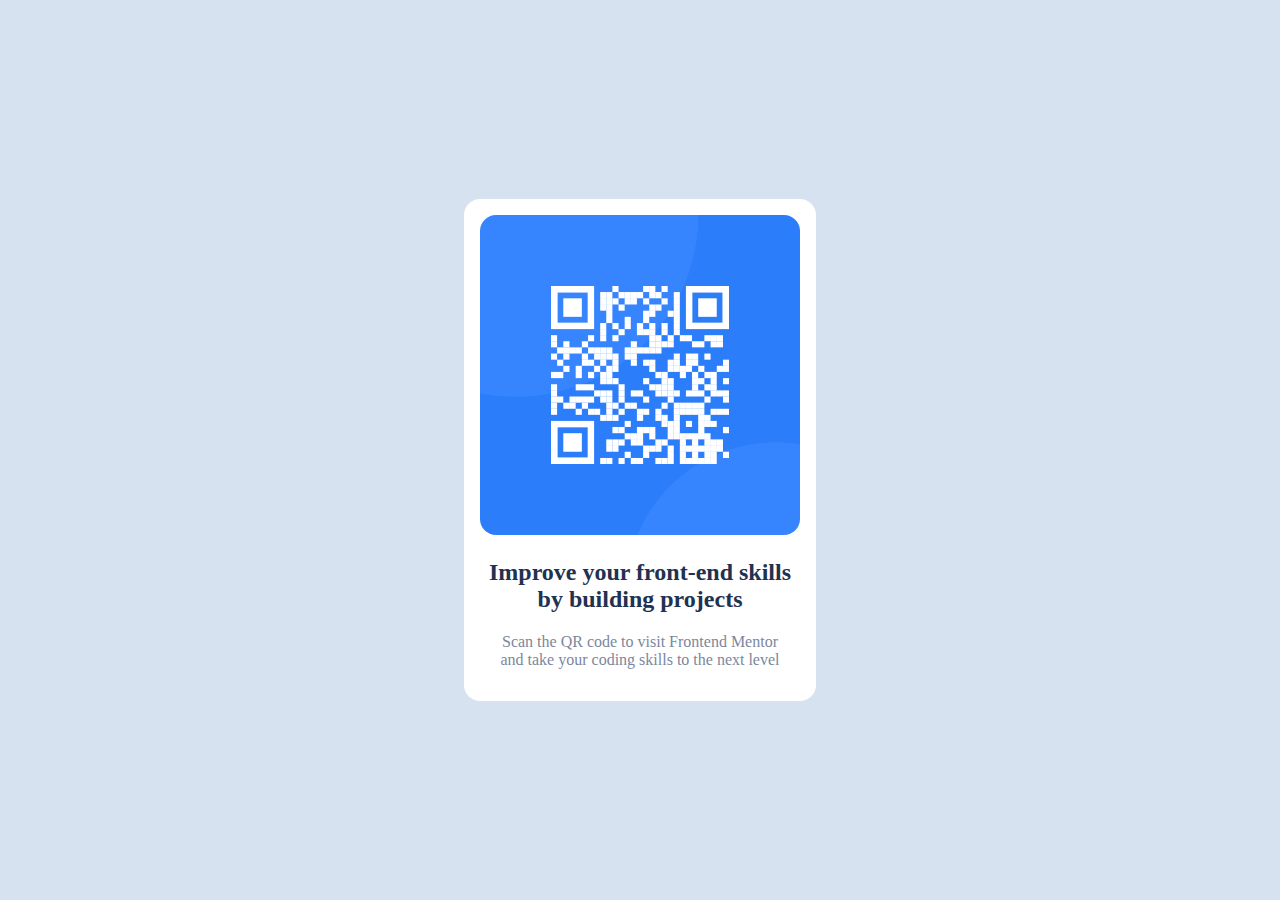
<file: qr-code-component-main/index.html>
<!DOCTYPE html>
<html lang="en">

<head>
    <meta charset="UTF-8">
    <meta name="viewport" content="width=device-width, initial-scale=1.0">
    <!-- displays site properly based on user's device -->

    <link rel="icon" type="image/png" sizes="32x32" href="./images/favicon-32x32.png">
    <link rel="stylesheet" href="./index.css" />

    <title>Frontend Mentor | QR code component</title>
</head>

<body>
    <div class="container">
        <div class="card">
            <img src="./images/image-qr-code.png" />
            <h2 class="title">Improve your front-end skills by building projects</h2>
            <p>Scan the QR code to visit Frontend Mentor and take your coding skills to the next level</p>
        </div>
    </div>
</body>

</html>
</file>
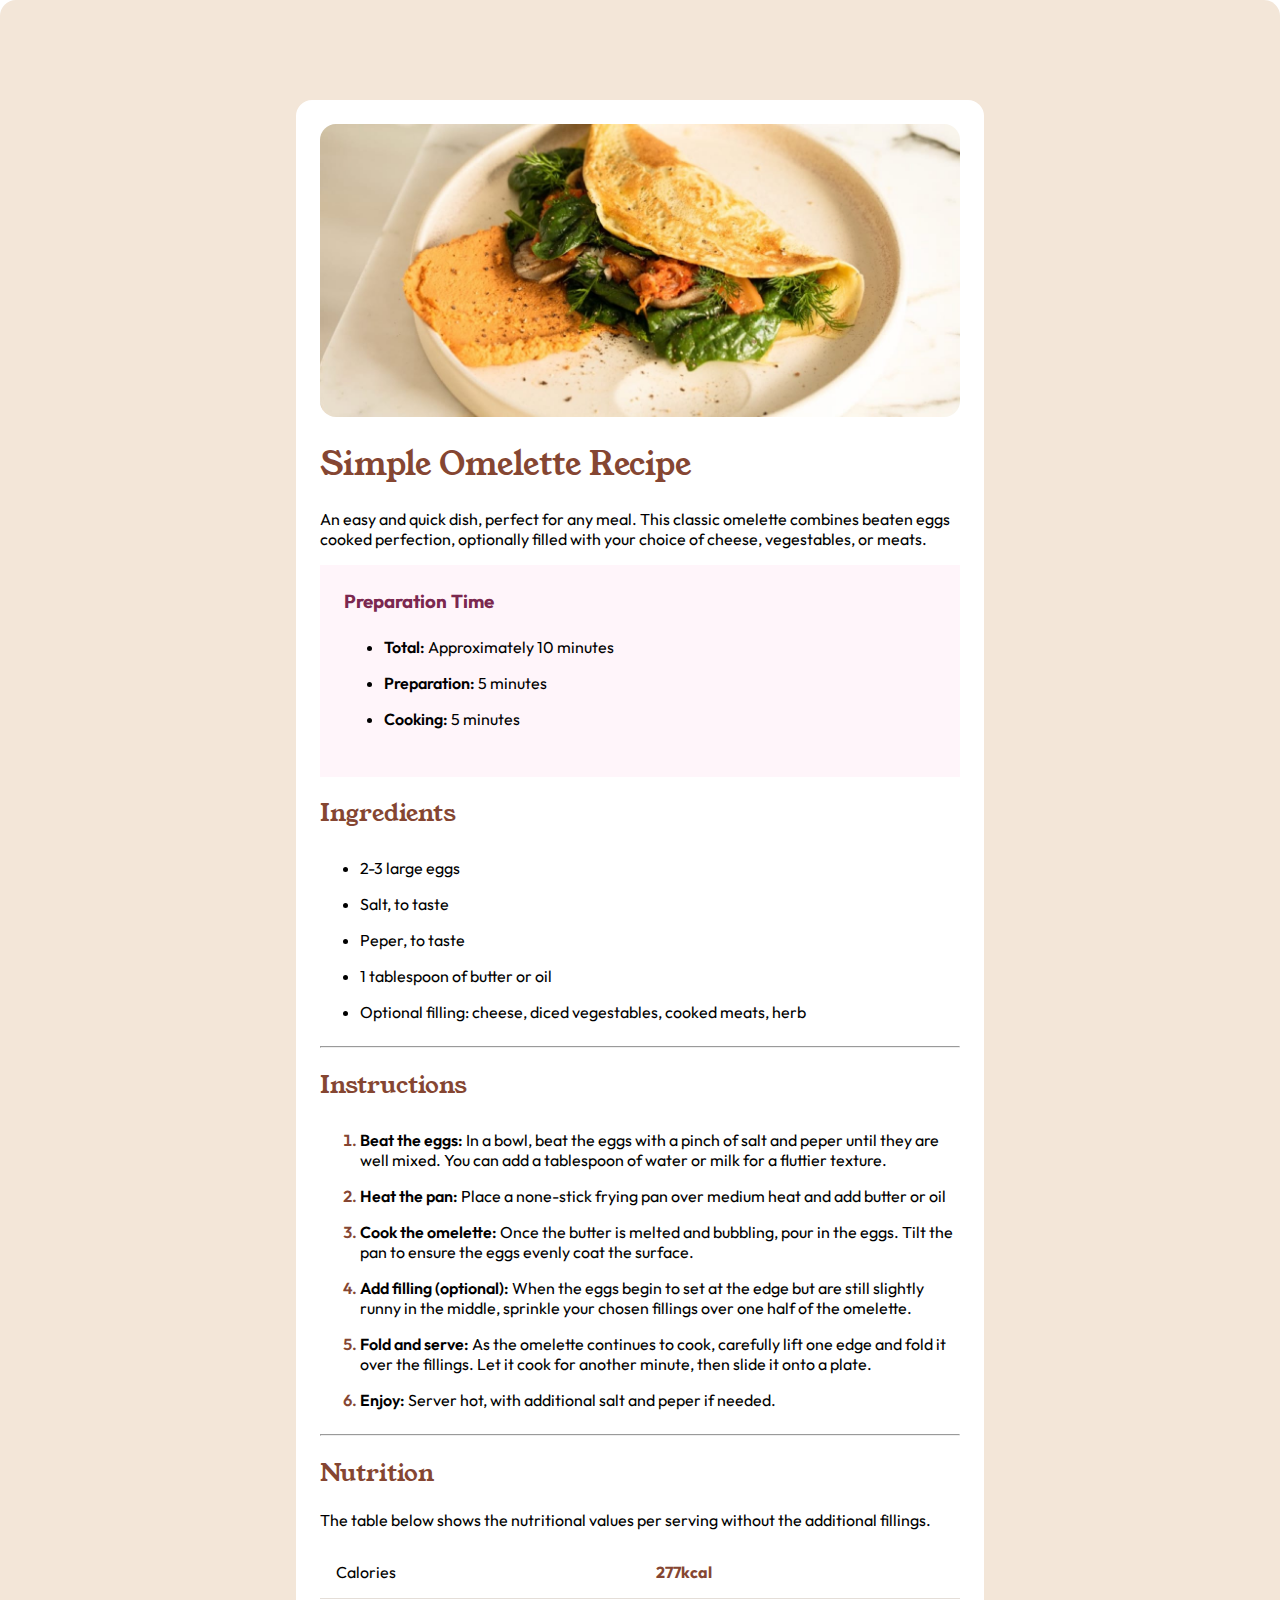
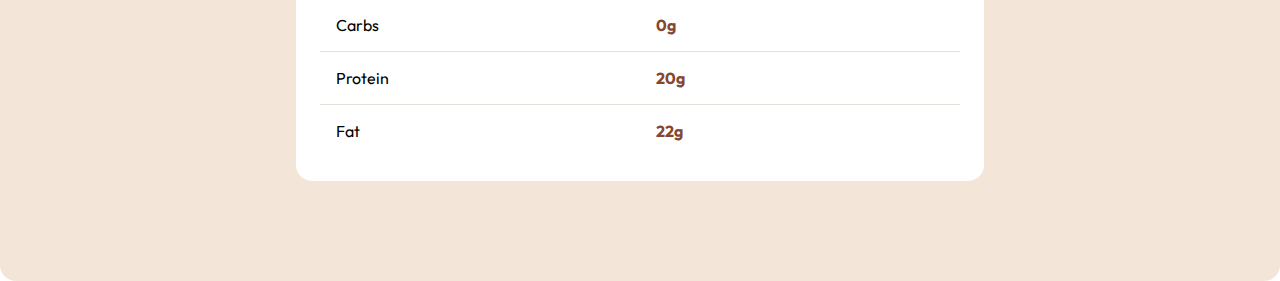
<file: recipe-page-main/index.html>
<!DOCTYPE html>
<html lang="en">

<head>
    <meta charset="UTF-8">
    <meta name="viewport" content="width=device-width, initial-scale=1.0">
    <!-- displays site properly based on user's device -->

    <link rel="icon" type="image/png" sizes="32x32" href="./assets/images/favicon-32x32.png">
    <link rel="stylesheet" type="text/css" href="./assets/css/index.css" />

    <title>Frontend Mentor | Recipe page</title>
</head>

<body>
    <main>
        <div class="container">
            <img src="./assets/images/image-omelette.jpeg" class="banner" />
            <div class="content">
                <section class="header">
                    <h1 class="title">Simple Omelette Recipe</h1>
                    <p>An easy and quick dish, perfect for any meal. This classic omelette combines beaten eggs cooked
                        perfection, optionally filled with your choice of cheese, vegestables, or meats.</p>
                </section>
    
                <article class="note">
                    <h3 class="text-raspberry">Preparation Time</h3>
                    <ul>
                        <li><span>Total: </span>Approximately 10 minutes</li>
                        <li><span>Preparation: </span>5 minutes</li>
                        <li><span>Cooking: </span>5 minutes</li>
                    </ul>
                </article>
    
                <article>
                    <h2>Ingredients</h2>
                    <ul>
                        <li>2-3 large eggs</li>
                        <li>Salt, to taste</li>
                        <li>Peper, to taste</li>
                        <li>1 tablespoon of butter or oil</li>
                        <li>Optional filling: cheese, diced vegestables, cooked meats, herb</li>
                    </ul>
                </article>
                <hr />
    
                <article>
                    <h2>Instructions</h2>
                    <ol>
                        <li><span>Beat the eggs: </span>In a bowl, beat the eggs with a pinch of salt and peper until they
                            are well mixed. You can add a tablespoon of water or milk for a fluttier texture.</li>
                        <li><span>Heat the pan: </span>Place a none-stick frying pan over medium heat and add butter or oil
                        </li>
                        <li><span>Cook the omelette: </span>Once the butter is melted and bubbling, pour in the eggs. Tilt
                            the pan to ensure the eggs evenly coat the surface.</li>
                        <li><span>Add filling (optional): </span>When the eggs begin to set at the edge but are still
                            slightly runny in the middle, sprinkle your chosen fillings over one half of the omelette.</li>
                        <li><span>Fold and serve: </span>As the omelette continues to cook, carefully lift one edge and fold
                            it over the fillings. Let it cook for another minute, then slide it onto a plate.</li>
                        <li><span>Enjoy: </span>Server hot, with additional salt and peper if needed.</li>
                    </ol>
                </article>
                <hr />
    
                <article>
                    <h2>Nutrition</h2>
                    <p>The table below shows the nutritional values per serving without the additional fillings.</p>
                    <table>
                        <tbody>
                            <tr>
                                <td><span>Calories</span></td>
                                <td class="text-nutmeg fw-bold"><span>277kcal</span></td>
                            </tr>
                            <tr>
                                <td><span>Carbs</span></td>
                                <td class="text-nutmeg fw-bold"><span>0g</span></td>
                            </tr>
                            <tr>
                                <td><span>Protein</span></td>
                                <td class="text-nutmeg fw-bold"><span>20g</span></td>
                            </tr>
                            <tr>
                                <td><span>Fat</span></td>
                                <td class="text-nutmeg fw-bold"><span>22g</span></td>
                            </tr>
                        </tbody>
                    </table>
                </article>
            </div>
        </div>
    </main>
</body>

</html>
</file>
<file: qr-code-component-main/index.css>
:root {
    --white: hsl(0, 0%, 100%);
    --light-gray: hsl(212, 45%, 89%);
    --grayish-blue: hsl(220, 15%, 55%);
    --dark-blue: hsl(218, 44%, 22%);
}

body {
    background-color: var(--light-gray);
    margin: 0;
}

.container {
    height: 100vh;
    display: flex;
    justify-content: center;
    align-items: center;
}

.card {
    text-align: center;
    padding: 1rem;
    background-color: var(--white);
    border-radius: 1rem;
    width: min(320px, calc(100% - 2rem));
}

.card img {
    width: 100%;
    border-radius: 1rem;
}

.card .title {
    color: var(--dark-blue);
}

.card p {
    text-align: center;
    color: var(--grayish-blue);
    padding: 0px 1rem;
}
</file>
<file: recipe-page-main/assets/css/index.css>
:root {
    --nutmeg: hsl(14, 45%, 36%);
    --dark-raspberry: hsl(332, 51%, 32%);
    --white: hsl(0, 0%, 100%);
    --rose-white: hsl(330, 100%, 98%);
    --eggshell: hsl(30, 54%, 90%);
    --light-grey: hsl(30, 18%, 87%);
    --wenge-brown: hsl(30, 10%, 34%);
    --dark-charcoal: hsl(24, 5%, 18%);
}

body {
    margin: 0;
}

@font-face {
    font-family: 'Outfit-VariableFont_wght';
    src: url('../fonts/outfit/Outfit-VariableFont_wght.ttf');
}

@font-face {
    font-family: 'YoungSerif-Regular';
    src: url('../fonts/young-serif/YoungSerif-Regular.ttf');
}

main {
    font-family: 'Outfit-VariableFont_wght';
    display: flex;
    flex-direction: column;
    justify-content: center;
    align-items: center;
    width: 100vw;
    background-color: var(--eggshell);
}

h1, h2 {
    font-family: 'YoungSerif-Regular';
    font-weight: 400;
    color: var(--nutmeg);
}

.container {
    background-color: var(--white);
    padding: 0 1.5rem;
}

.banner {
    padding: 0 0;
    width: 100%;
    background-size: contain;
}

.note {
    background-color: var(--rose-white);
    padding: 1.5rem;
}

h3 {
    margin: 0px !important;
}

li {
    padding: 0.5rem 0;
}

li > span {
    font-weight: 600;
}

.text-raspberry {
    color: var(--dark-raspberry);
}

.text-nutmeg {
    color: var(--nutmeg);
}

.fw-bold {
    font-weight: bold;
}

ol > li::marker {
    color: var(--nutmeg);
    font-weight: 600;
}

table {
    width: 100%;
    table-layout: fixed;
    border-collapse: collapse;
    margin-bottom: 1.5rem;
}

table tr {
    border-bottom: 1px solid var(--light-grey);
}

table tr:last-child {
    border-bottom: 0px ;
}

table td {
    padding: 1rem;
}

@media screen and (max-width: 375px) {
    .container {
        width: 100%;
        padding: 0;
    }

    .content {
        padding: 0 1.5rem;
    }
}

@media screen and (min-width: 376px) {
    main {
        border-radius: 1rem;
    }

    .container {
        max-width: 50%;
        margin: 100px 0;
        border-radius: 1rem;
    }
    
    .banner {
        margin-top: 1.5rem;
        border-radius: 1rem;
    }
}
</file>
